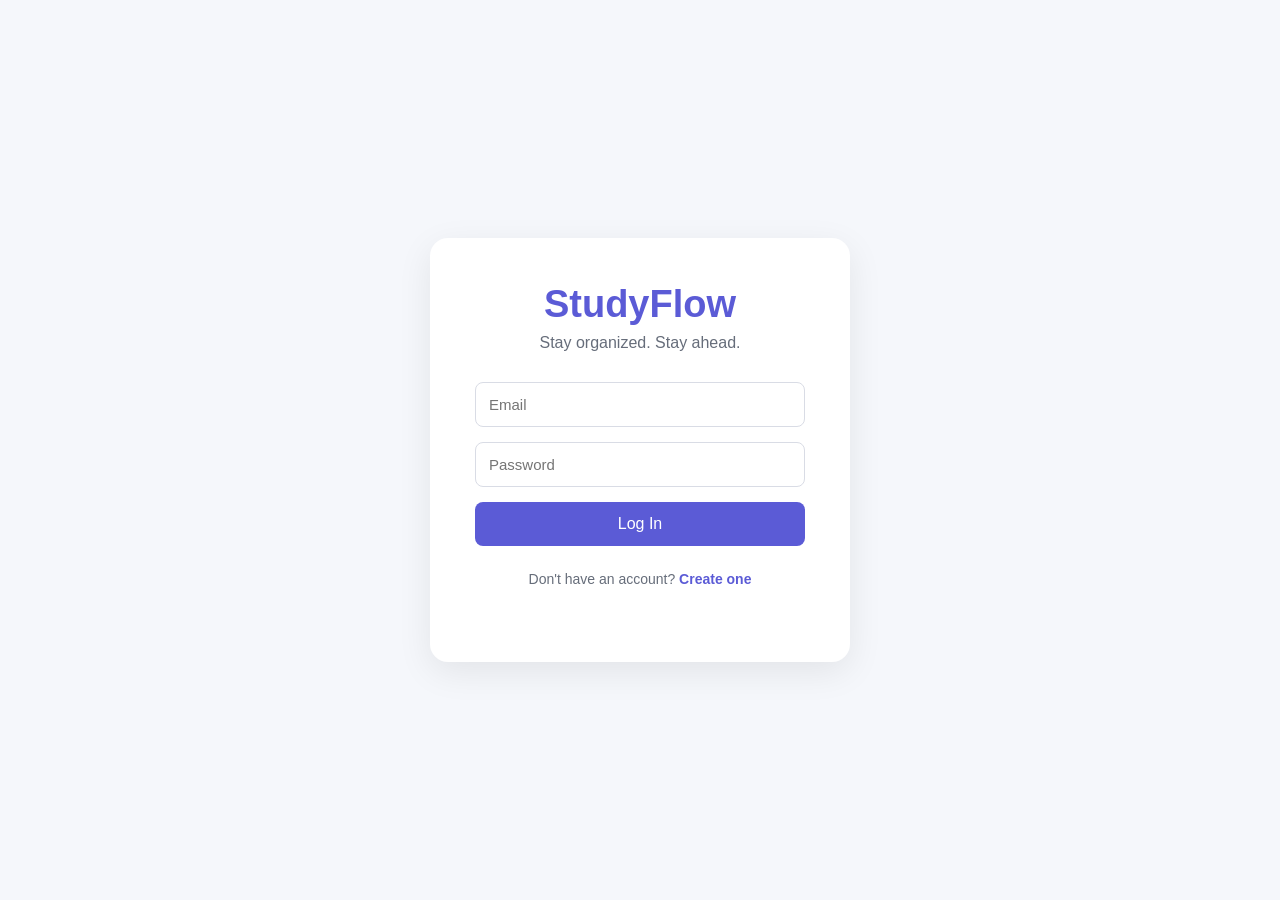
<file: index.html>
<!DOCTYPE html>
<html lang="en">

<head>

    <meta charset="UTF-8">
    <meta name="viewport" content="width=device-width, initial-scale=1.0">

    <title>StudyFlow</title>

    <link rel="stylesheet" href="style.css">

</head>

<body>
    <script>
        if (!localStorage.getItem("studyFlowCurrentUser")) {
            window.location.href = "login.html" ;
        }
    </script>

    <header>

        <div class="header-content">

            <div>
                <h1>StudyFlow</h1>
                <p>Stay organized. Stay ahead.</p>
            </div>

            <button class="logout-button" onclick="logout()">
                Log Out
            </button>

        </div>

    </header>


    <main>

        <!-- Dashboard statistics -->

        <section class="stats">

            <div class="stat-card">

                <h3 id="totalCount">0</h3>

                <p>Total Assignments</p>

            </div>


            <div class="stat-card">

                <h3 id="activeCount">0</h3>

                <p>Active</p>

            </div>


            <div class="stat-card">

                <h3 id="completedCount">0</h3>

                <p>Completed</p>

            </div>

        </section>


        <!-- Add assignment -->

        <section class="planner">

            <h2 id="formTitle">Add Assignment</h2>

            <form id="assignmentForm">

                <input
                    type="text"
                    id="assignmentName"
                    placeholder="Assignment name"
                    required
                >

                <input
                    type="text"
                    id="className"
                    placeholder="Class"
                    required
                >

                <input
                    type="date"
                    id="dueDate"
                    required
                >

                <select id="priority">

                    <option value="Low">Low Priority</option>
                    <option value="Medium">Medium Priority</option>
                    <option value="High">High Priority</option>

                </select>

                <button type="submit" id="assignmentButton">
                    Add Assignment
                </button>

            </form>

        </section>


        <!-- Assignments -->

        <section class="assignments">

            <div class="assignment-header">

                <h2>My Assignments</h2>

                <p>
                    Remaining:
                    <span id="remainingCount">0</span>
                </p>

            </div>


            <div class="tools">

                <input
                    type="text"
                    id="searchInput"
                    placeholder="Search assignments..."
                >


                <select id="sortSelect">

                    <option value="dueDate">
                        Sort by Due Date
                    </option>

                    <option value="priority">
                        Sort by Priority
                    </option>

                    <option value="name">
                        Sort by Name
                    </option>

                </select>

            </div>


            <div class="filters">

                <button onclick="filterAssignments('all')">
                    All
                </button>

                <button onclick="filterAssignments('active')">
                    Active
                </button>

                <button onclick="filterAssignments('completed')">
                    Completed
                </button>

            </div>


            <div id="assignmentList">

                <p class="empty-message">
                    No assignments yet.
                </p>

            </div>

        </section>


        <!-- Calendar -->

        <section class="calendar-section">

            <div class="calendar-header">

                <button onclick="changeMonth(-1)">
                    ←
                </button>

                <h2 id="calendarTitle"></h2>

                <button onclick="changeMonth(1)">
                    →
                </button>

            </div>


            <div class="calendar-weekdays">

                <div>Sun</div>
                <div>Mon</div>
                <div>Tue</div>
                <div>Wed</div>
                <div>Thu</div>
                <div>Fri</div>
                <div>Sat</div>

            </div>


            <div id="calendarDays" class="calendar-days"></div>

        </section>

    </main>


    <script src="script.js"></script>

</body>

</html>
</file>
<file: style.css>
* {
    margin: 0 ;
    padding: 0 ;
    box-sizing: border-box ;
}


body {
    font-family: Arial, sans-serif ;
    background: #f5f7fb ;
    color: #202733 ;
}


/* Header */

header {
    background: #5b5bd6 ;
    color: white ;
    padding: 30px 20px ;
}


.header-content {
    max-width: 900px ;
    margin: auto ;
    display: flex ;
    justify-content: space-between ;
    align-items: center ;
}


header h1 {
    font-size: 38px ;
    margin-bottom: 5px ;
}


header p {
    font-size: 16px ;
    opacity: 0.9 ;
}


.logout-button {
    background: white ;
    color: #5b5bd6 ;
    border: none ;
    padding: 10px 18px ;
    border-radius: 8px ;
    cursor: pointer ;
    font-size: 14px ;
    font-weight: bold ;
}


.logout-button:hover {
    background: #eeeeff ;
}


/* Main */

main {
    max-width: 900px ;
    margin: 40px auto ;
    padding: 0 20px ;
}


/* Dashboard */

.stats {
    display: grid ;
    grid-template-columns: repeat(3, 1fr) ;
    gap: 20px ;
    margin-bottom: 30px ;
}


.stat-card {
    background: white ;
    padding: 25px ;
    border-radius: 15px ;
    text-align: center ;
    box-shadow: 0 5px 20px rgba(0, 0, 0, 0.06) ;
}


.stat-card h3 {
    color: #5b5bd6 ;
    font-size: 32px ;
    margin-bottom: 8px ;
}


.stat-card p {
    color: #666d7a ;
    font-size: 14px ;
}


/* Main sections */

.planner,
.assignments,
.calendar-section {
    background: white ;
    padding: 30px ;
    border-radius: 15px ;
    margin-bottom: 30px ;
    box-shadow: 0 5px 20px rgba(0, 0, 0, 0.06) ;
}


h2 {
    margin-bottom: 20px ;
}


/* Add assignment form */

#assignmentForm {
    display: grid ;
    grid-template-columns: 1fr 1fr ;
    gap: 15px ;
}


#assignmentForm input,
#assignmentForm select,
.tools input,
.tools select {
    padding: 12px ;
    border: 1px solid #d9dce5 ;
    border-radius: 8px ;
    font-size: 15px ;
    background: white ;
}


#assignmentForm button {
    grid-column: span 2 ;
    padding: 13px ;
    border: none ;
    border-radius: 8px ;
    background: #5b5bd6 ;
    color: white ;
    font-size: 16px ;
    cursor: pointer ;
}


#assignmentForm button:hover {
    background: #4848bd ;
}


/* Assignment header */

.assignment-header {
    display: flex ;
    justify-content: space-between ;
    align-items: center ;
}


.assignment-header p {
    background: #eeeeff ;
    padding: 8px 14px ;
    border-radius: 20px ;
}


#remainingCount {
    font-weight: bold ;
}


/* Search and sort */

.tools {
    display: grid ;
    grid-template-columns: 1fr 200px ;
    gap: 10px ;
    margin-bottom: 15px ;
}


.tools input:focus,
.tools select:focus,
#assignmentForm input:focus,
#assignmentForm select:focus {
    outline: none ;
    border-color: #5b5bd6 ;
}


/* Filters */

.filters {
    display: flex ;
    gap: 10px ;
    margin-bottom: 20px ;
}


.filters button {
    padding: 8px 16px ;
    border: 1px solid #d9dce5 ;
    background: white ;
    border-radius: 20px ;
    cursor: pointer ;
}


.filters button:hover {
    background: #eeeeff ;
}


/* Assignment cards */

.assignment-card {
    border: 1px solid #e2e4eb ;
    border-radius: 12px ;
    padding: 18px ;
    margin-bottom: 12px ;
    display: flex ;
    justify-content: space-between ;
    align-items: center ;
}


.assignment-info h3 {
    margin-bottom: 7px ;
}


.assignment-info p {
    font-size: 14px ;
    color: #666d7a ;
    margin: 4px 0 ;
}


.priority {
    font-size: 13px ;
    font-weight: bold ;
}


.high {
    color: #d14b4b ;
}


.medium {
    color: #c28a24 ;
}


.low {
    color: #3d8b5d ;
}


.due-soon {
    color: #c28a24 !important ;
    font-weight: bold ;
}


.due-today {
    color: #d14b4b !important ;
    font-weight: bold ;
}


.assignment-actions {
    display: flex ;
    gap: 8px ;
    flex-wrap: wrap ;
    justify-content: flex-end ;
}


.assignment-actions button {
    border: none ;
    padding: 8px 12px ;
    border-radius: 7px ;
    cursor: pointer ;
}


.complete-button {
    background: #e4f5e9 ;
    color: #287344 ;
}


.edit-button {
    background: #eeeeff ;
    color: #4b4bb8 ;
}


.delete-button {
    background: #fde8e8 ;
    color: #b33a3a ;
}


.completed {
    opacity: 0.6 ;
}


.completed h3 {
    text-decoration: line-through ;
}


.empty-message {
    text-align: center ;
    color: #777 ;
    padding: 20px ;
}


/* Calendar */

.calendar-header {
    display: flex ;
    justify-content: space-between ;
    align-items: center ;
}


.calendar-header h2 {
    margin-bottom: 0 ;
}


.calendar-header button {
    width: 38px ;
    height: 38px ;
    border: none ;
    border-radius: 8px ;
    background: #eeeeff ;
    color: #5b5bd6 ;
    font-size: 18px ;
    cursor: pointer ;
}


.calendar-header button:hover {
    background: #dedeff ;
}


.calendar-weekdays,
.calendar-days {
    display: grid ;
    grid-template-columns: repeat(7, 1fr) ;
}


.calendar-weekdays {
    margin-top: 25px ;
    margin-bottom: 8px ;
}


.calendar-weekdays div {
    text-align: center ;
    font-size: 13px ;
    font-weight: bold ;
    color: #666d7a ;
}


.calendar-day {
    min-height: 90px ;
    border: 1px solid #eeeeee ;
    padding: 8px ;
}


.calendar-day-number {
    font-size: 14px ;
    font-weight: bold ;
    margin-bottom: 5px ;
}


.today {
    background: #eeeeff ;
}


.calendar-assignment {
    background: #5b5bd6 ;
    color: white ;
    font-size: 11px ;
    padding: 4px ;
    border-radius: 5px ;
    margin-top: 4px ;
    overflow: hidden ;
    white-space: nowrap ;
    text-overflow: ellipsis ;
}


.calendar-assignment.completed-calendar {
    opacity: 0.5 ;
    text-decoration: line-through ;
}


/* Login */

.login-container {
    min-height: 100vh ;
    display: flex ;
    justify-content: center ;
    align-items: center ;
    padding: 20px ;
}


.login-box {
    width: 100% ;
    max-width: 420px ;
    background: white ;
    padding: 45px ;
    border-radius: 18px ;
    text-align: center ;
    box-shadow: 0 10px 35px rgba(0, 0, 0, 0.08) ;
}


.login-box h1 {
    color: #5b5bd6 ;
    font-size: 38px ;
    margin-bottom: 8px ;
}


.login-box > p {
    color: #666d7a ;
    margin-bottom: 30px ;
}


#loginForm,
#signupForm {
    display: flex ;
    flex-direction: column ;
    gap: 15px ;
}


#loginForm input,
#signupForm input {
    padding: 13px ;
    border: 1px solid #d9dce5 ;
    border-radius: 8px ;
    font-size: 15px ;
}


#loginForm input:focus,
#signupForm input:focus {
    outline: none ;
    border-color: #5b5bd6 ;
}


#loginForm button,
#signupForm button {
    padding: 13px ;
    border: none ;
    border-radius: 8px ;
    background: #5b5bd6 ;
    color: white ;
    font-size: 16px ;
    cursor: pointer ;
}


#loginForm button:hover,
#signupForm button:hover {
    background: #4848bd ;
}


.signup-text {
    margin-top: 25px ;
    font-size: 14px ;
}


.signup-text a {
    color: #5b5bd6 ;
    text-decoration: none ;
    font-weight: bold ;
}


.signup-text a:hover {
    text-decoration: underline ;
}


/* Mobile */

@media (max-width: 600px) {

    header {
        padding: 25px 20px ;
    }


    .header-content {
        align-items: flex-start ;
        gap: 20px ;
    }


    header h1 {
        font-size: 30px ;
    }


    .stats {
        grid-template-columns: 1fr ;
    }


    #assignmentForm {
        grid-template-columns: 1fr ;
    }


    #assignmentForm button {
        grid-column: span 1 ;
    }


    .tools {
        grid-template-columns: 1fr ;
    }


    .assignment-header {
        flex-direction: column ;
        align-items: flex-start ;
        gap: 10px ;
    }


    .assignment-card {
        flex-direction: column ;
        align-items: flex-start ;
        gap: 15px ;
    }


    .assignment-actions {
        justify-content: flex-start ;
    }


    .calendar-day {
        min-height: 60px ;
        padding: 5px ;
    }


    .calendar-weekdays div {
        font-size: 11px ;
    }


    .calendar-assignment {
        font-size: 9px ;
    }


    .login-box {
        padding: 30px 20px ;
    }

}
</file>
